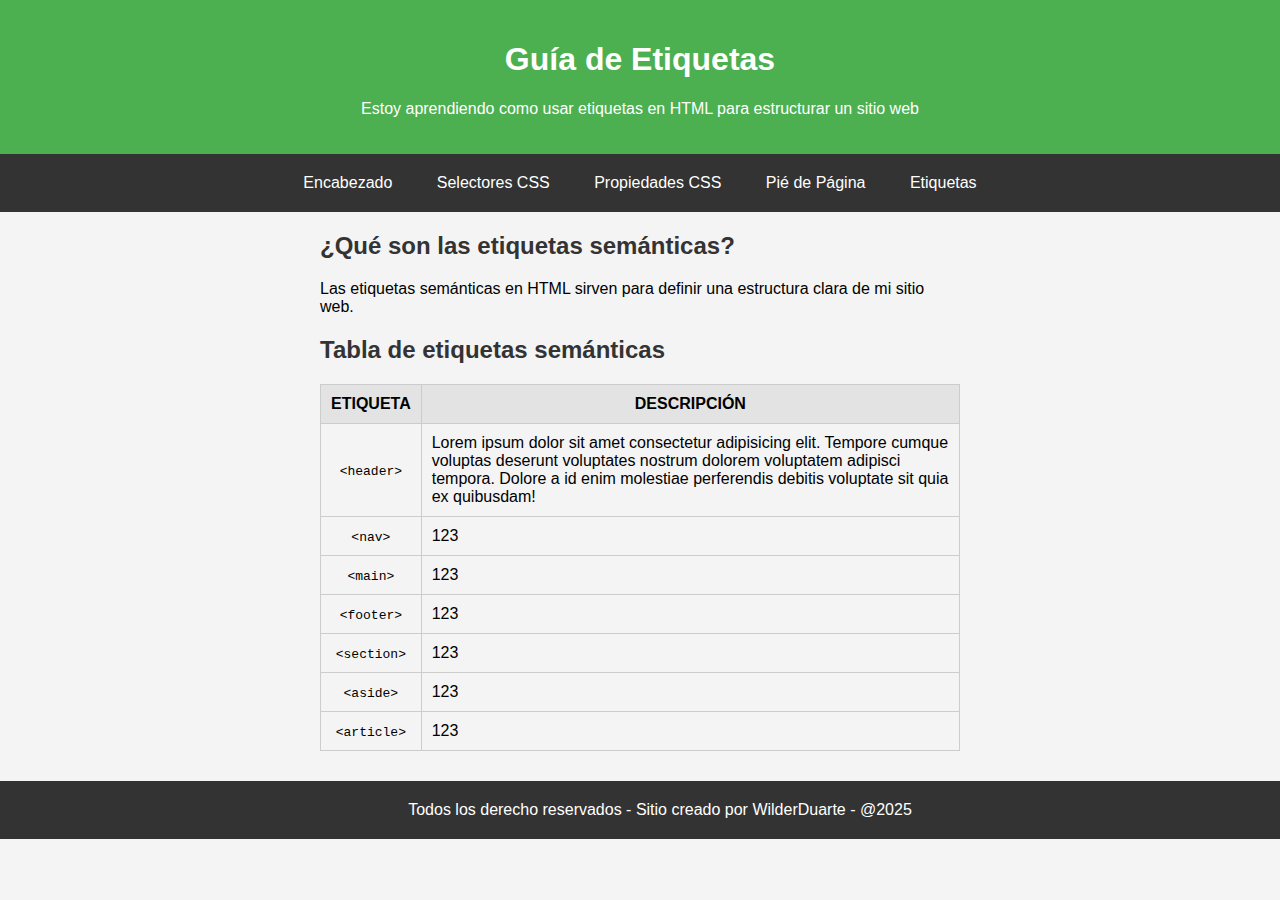
<file: index.html>
<!DOCTYPE html>
<html lang="en">
<head>
    <meta charset="UTF-8">
    <meta name="viewport" content="width=device-width, initial-scale=1.0">
    <link rel="icon" href="img/favicon.png" type="image/png">
    <link rel="stylesheet" href="css/style.css">
    <title>PáginaWeb</title>
</head>
<body>
    <!-- Cabecera principal del sitio web --> 
    <header>
        <h1>Guía de Etiquetas</h1>
        <p>Estoy aprendiendo como usar etiquetas en HTML para estructurar un sitio web</p>
    </header>

    <!-- Menú de navegación -->
     <nav class="menu_nav">
        <ul>
            <li><a href="">Encabezado</a></li>
            <li><a href="html/selectores.html">Selectores CSS</a></li>
            <li><a href="html/propiedades.html">Propiedades CSS</a></li>
            <li><a href="">Pié de Página</a></li>
            <!-- Menú depslegable -->
            <li class="menu_item">
                <a href="">Etiquetas</a>
                <ul class="submenu">
                    <li><a href="html/miprimerpagina.html">Primer Pág.</a></li>
                    <li><a href="html/multimedia.html">Multimedia</a></li>
                    <li><a href="html/formcontact.html">Formulario</a></li>
                    <li><a href="html/pasoslistas.html">Listas</a></li>
                    <li><a href="html/tarpersonal.html">Tarjeta</a></li>
                    <li><a href="html/ejercss.html">Ejercicio CSS</a></li>
                    <li><a href="html/practicajs.html">Práctica JS</a></li>
                    <li><a href="html/calculaedad.html">Calcular Edad</a></li>
                    <li><a href="html/verpassword.html">Ver Password</a></li>
                    <li><a href="html/verpassword_dos.html">Ver Password V2.0</a></li>
                    <li><a href="html/todolist.html">Todo List</a></li>
                    <li><a href="html/form.html">Formulario</a></li>
                </ul>
            </li>
        </ul>
     </nav>

     <!-- Contenido principal -->
     <main>
        <section>
            <h2>¿Qué son las etiquetas semánticas?</h2>
            <p>Las etiquetas semánticas en HTML sirven para definir una estructura clara de mi sitio web.</p>
        </section>
        <section>
            <h2>Tabla de etiquetas semánticas</h2>
            <table>
                <thead>
                    <tr>
                        <th>ETIQUETA</th>
                        <th>DESCRIPCIÓN</th>
                    </tr>
                </thead>
                <tbody>
                    <tr>
                        <td><code>&lt;header&gt;</code></td>
                        <td class="alinear_texto">Lorem ipsum dolor sit amet consectetur adipisicing elit. Tempore cumque voluptas deserunt voluptates nostrum dolorem voluptatem adipisci tempora. Dolore a id enim molestiae perferendis debitis voluptate sit quia ex quibusdam!</td>
                    </tr>
                    <tr>
                        <td><code>&lt;nav&gt;</code></td>
                        <td class="alinear_texto">123</td>
                    </tr>
                    <tr>
                        <td><code>&lt;main&gt;</code></td>
                        <td class="alinear_texto">123</td>
                    </tr>
                    <tr>
                        <td><code>&lt;footer&gt;</code></td>
                        <td class="alinear_texto">123</td>
                    </tr>
                    <tr>
                        <td><code>&lt;section&gt;</code></td>
                        <td class="alinear_texto">123</td>
                    </tr>
                    <tr>
                        <td><code>&lt;aside&gt;</code></td>
                        <td class="alinear_texto">123</td>
                    </tr>
                    <tr>
                        <td><code>&lt;article&gt;</code></td>
                        <td class="alinear_texto">123</td>
                    </tr>
                </tbody>
            </table>
        </section>
     </main>

     <!-- Pie de pagina -->
      <footer>
        <p>Todos los derecho reservados - Sitio creado por WilderDuarte - @2025</p>
      </footer>
</body>
</html>
</file>
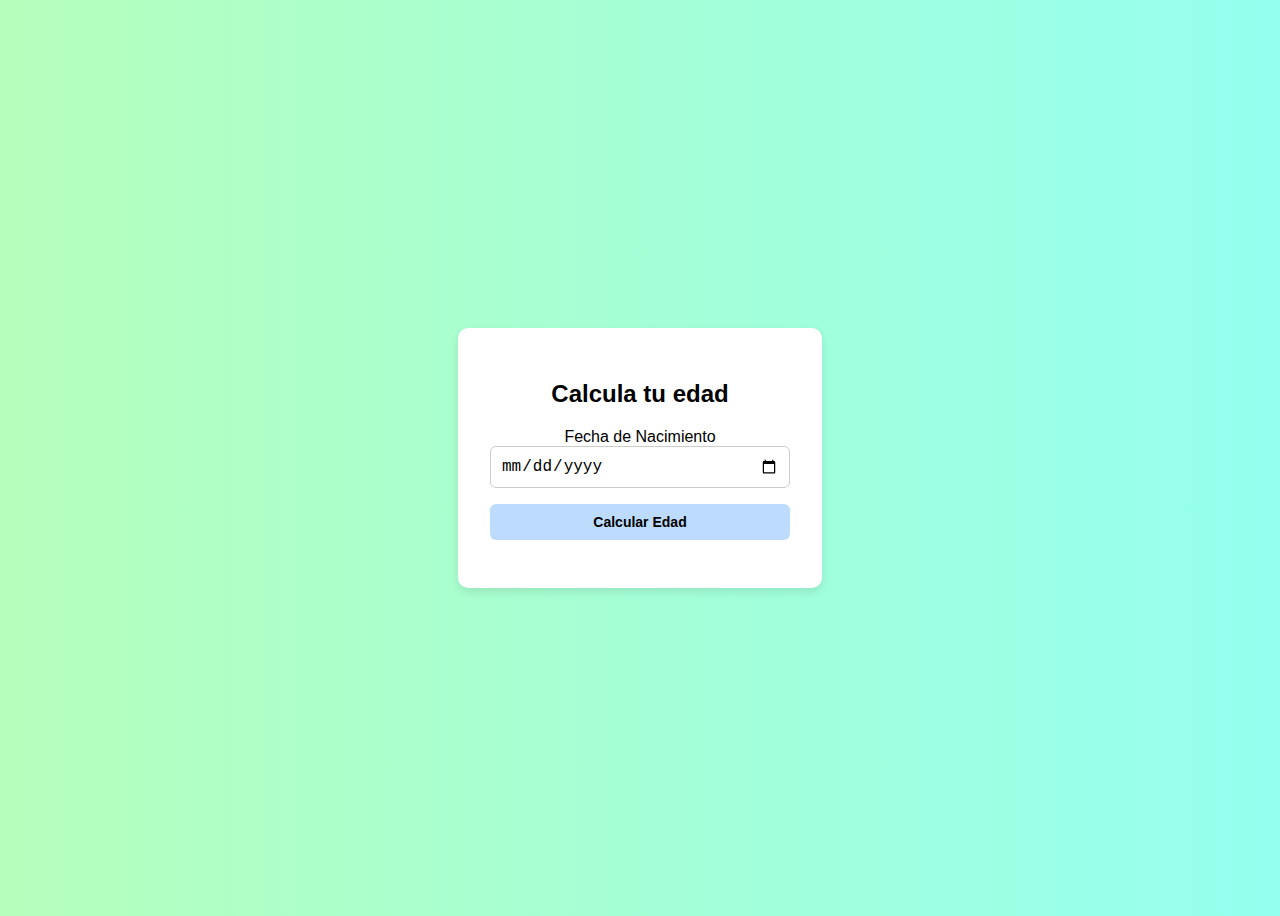
<file: html/calculaedad.html>
<!DOCTYPE html>
<html lang="en">
<head>
    <meta charset="UTF-8">
    <meta name="viewport" content="width=device-width, initial-scale=1.0">
    <link rel="stylesheet" href="../css/style_edad.css">
    <title>CalcularEdad</title>
</head>
<body>
    <div class="card">
        <h2>Calcula tu edad</h2>
        <label for="fecha_nac">Fecha de Nacimiento</label>
        <input type="date" id="fecha_nac">
        <button onclick="CalcularEdad()">Calcular Edad</button>
        <p id="resultado"></p>
    </div>
    <script src="../js/function_edad.js"></script>
</body>
</html>
</file>
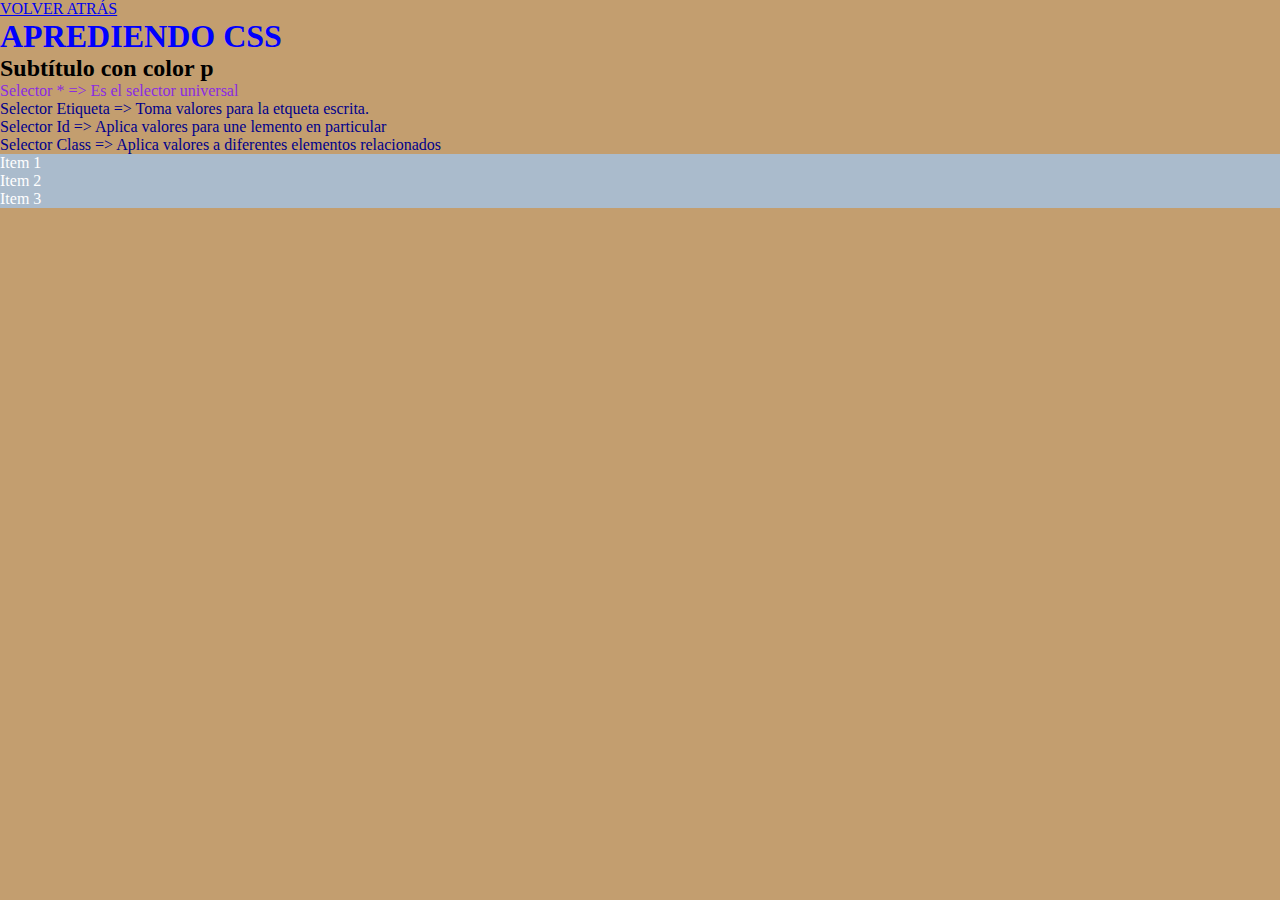
<file: html/ejercss.html>
<!DOCTYPE html>
<html lang="en">
<head>
    <meta charset="UTF-8">
    <meta name="viewport" content="width=device-width, initial-scale=1.0">
    <link rel="stylesheet" href="../css/ejercss.css">
    <title>Document</title>
</head>
<body>
    <a href="../index.html">VOLVER ATRÁS</a>
    <h1>APREDIENDO CSS</h1>
    <div>
        <h2 class="color_p">Subtítulo con color p</h2>
        <p id="color_p">Selector * => Es el selector universal</p>
        <p class="color_p">Selector Etiqueta => Toma valores para la etqueta escrita.</p>
        <p class="color_p">Selector Id => Aplica valores para une lemento en particular</p>
        <p class="color_p">Selector Class => Aplica  valores a diferentes elementos relacionados</p>
    </div>
    <div id="menu_nav">
        <ul id="opciones">
            <li>Item 1</li>
            <li>Item 2</li>
            <li>Item 3</li>
        </ul>
    </div>
</body>
</html>
</file>
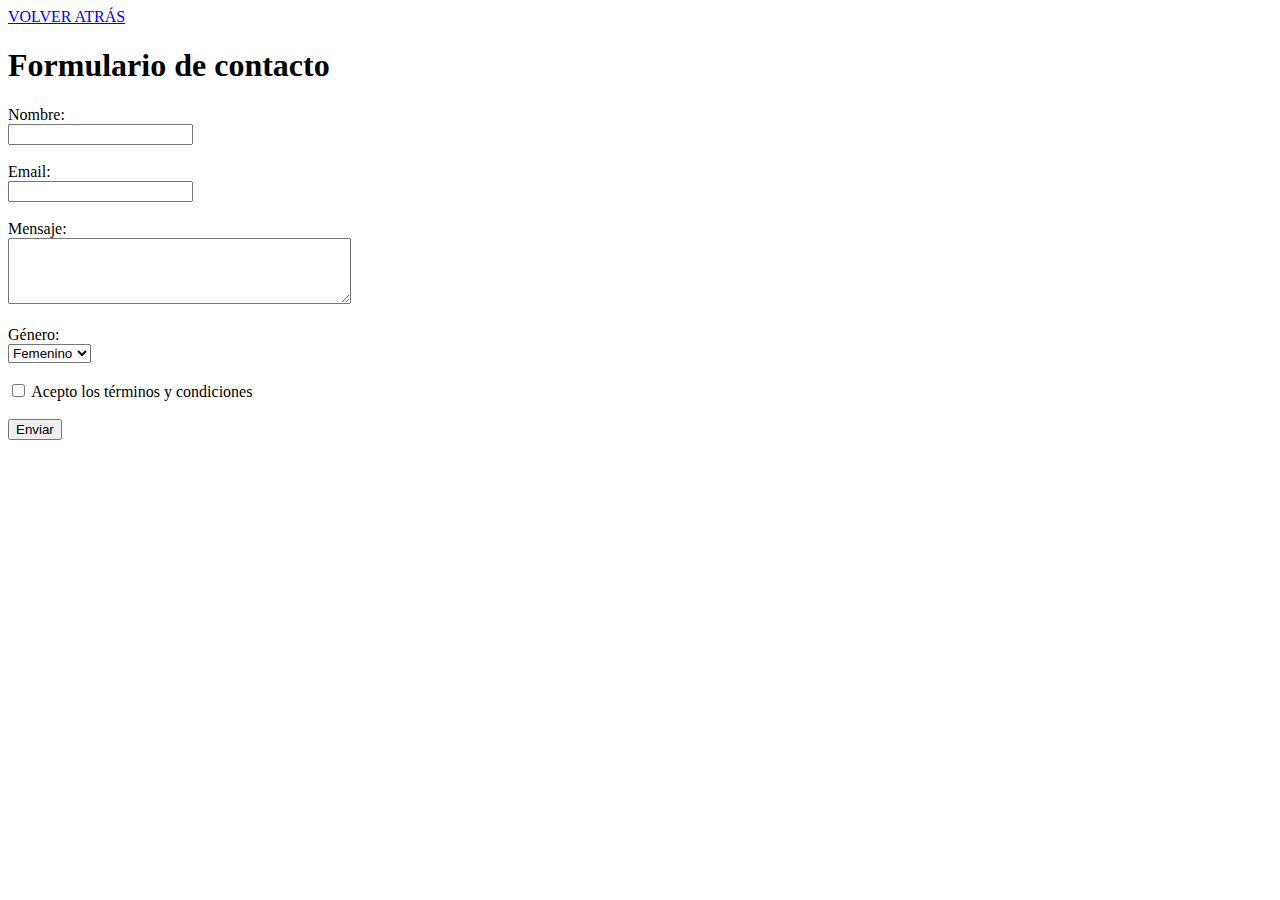
<file: html/formcontact.html>
<!DOCTYPE html>
<html lang="en">

<head>
  <meta charset="UTF-8">
  <meta name="viewport" content="width=device-width, initial-scale=1.0">
  <title>Document</title>
</head>

<body>
  <a href="../index.html">VOLVER ATRÁS</a>
  <br>
  <!-- Ejercicio 4: Formulario de contacto -->
  <section>
    <h1>Formulario de contacto</h1>

    <form>
      <label for="nombre">Nombre:</label><br>
      <input type="text" id="nombre" name="nombre" required><br><br>

      <label for="email">Email:</label><br>
      <input type="email" id="email" name="email" required><br><br>

      <label for="mensaje">Mensaje:</label><br>
      <textarea id="mensaje" name="mensaje" rows="4" cols="40" required></textarea><br><br>

      <label for="genero">Género:</label><br>
      <select id="genero" name="genero">
        <option value="femenino">Femenino</option>
        <option value="masculino">Masculino</option>
        <option value="otro">Otro</option>
      </select><br><br>

      <input type="checkbox" id="acepto" name="acepto" required>
      <label for="acepto">Acepto los términos y condiciones</label><br><br>

      <button type="submit">Enviar</button>
    </form>
  </section>
</body>

</html>
</file>
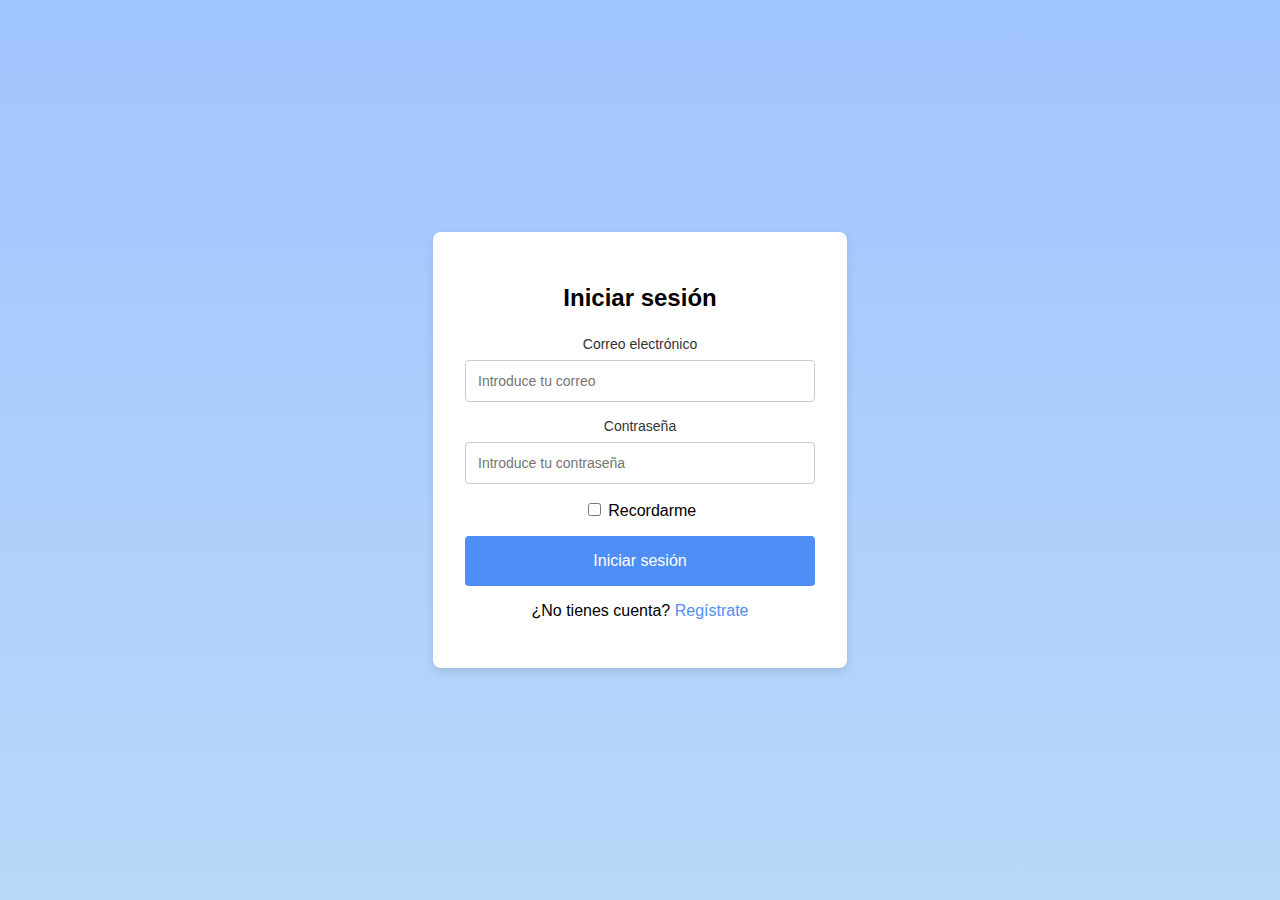
<file: html/login.html>
<!DOCTYPE html>
<html lang="es">

<head>
    <meta charset="UTF-8">
    <meta name="viewport" content="width=device-width, initial-scale=1.0">
    <title>Iniciar sesión</title>
    <link rel="stylesheet" href="../css/style_login.css">
</head>

<body>
    <div class="container">
        <div class="form-container">
            <h2>Iniciar sesión</h2>
            <form action="#" method="POST">
                <div class="input-group">
                    <label for="email">Correo electrónico</label>
                    <input type="email" id="email" name="email" placeholder="Introduce tu correo" required>
                </div>
                <div class="input-group">
                    <label for="password">Contraseña</label>
                    <input type="password" id="password" name="password" placeholder="Introduce tu contraseña" required>
                    <!-- <i class="eye-icon" onclick="togglePassword()">👁️</i> -->
                </div>
                <div class="checkbox-group">
                    <input type="checkbox" id="remember" name="remember">
                    <label for="remember">Recordarme</label>
                </div>
                <button type="submit">Iniciar sesión</button>
            </form>
            <p>¿No tienes cuenta? <a href="../html/register.html">Regístrate</a></p>
        </div>
    </div>

    <script>
        function togglePassword() {
            const passwordField = document.getElementById('password');
            const eyeIcon = document.querySelector('.eye-icon');
            if (passwordField.type === "password") {
                passwordField.type = "text";
                eyeIcon.textContent = "👁️";  // Ojo visible
            } else {
                passwordField.type = "password";
                eyeIcon.textContent = "🙈";  // Ojo cerrado
            }
        }
    </script>
</body>

</html>
</file>
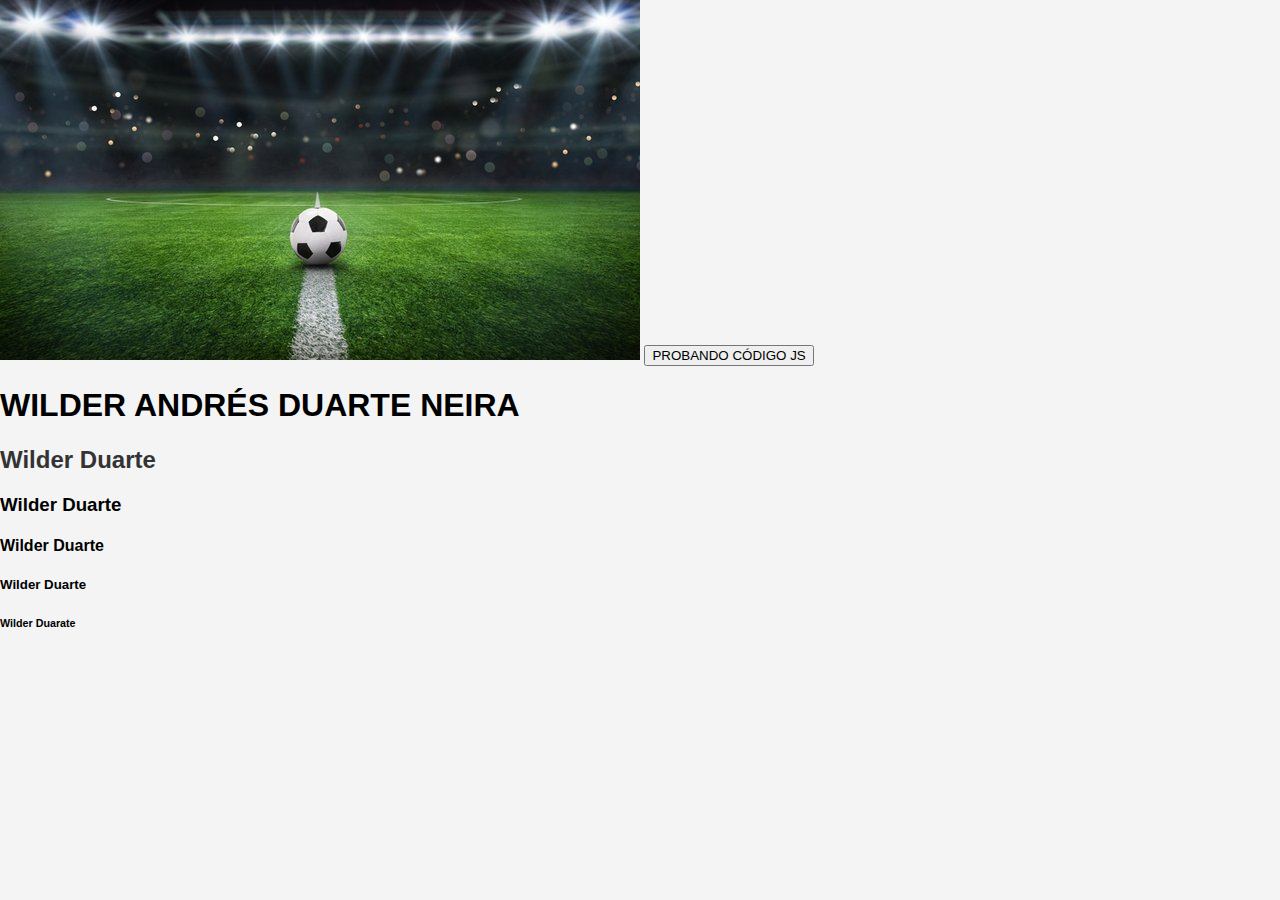
<file: html/miprimerpagina.html>
<!DOCTYPE html>
<html lang="en">

<head>
    <meta charset="UTF-8">
    <meta name="viewport" content="width=device-width, initial-scale=1.0">
    <title>Prog. Básica</title>
    <link rel="stylesheet" href="../css/style.css">
</head>

<body>
    <img src="../img/futbol.jpg" alt="Imagen de fútbol">
    <button onclick="CambiarColor()">PROBANDO CÓDIGO JS</button>
    <h1 id="title">WILDER ANDRÉS DUARTE NEIRA</h1>
    <h2>Wilder Duarte</h2>
    <h3>Wilder Duarte</h3>
    <h4>Wilder Duarte</h4>
    <h5>Wilder Duarte</h5>
    <h6>Wilder Duarate</h6>

    <script src="../js/function.js"></script>
</body>

</html>
</file>
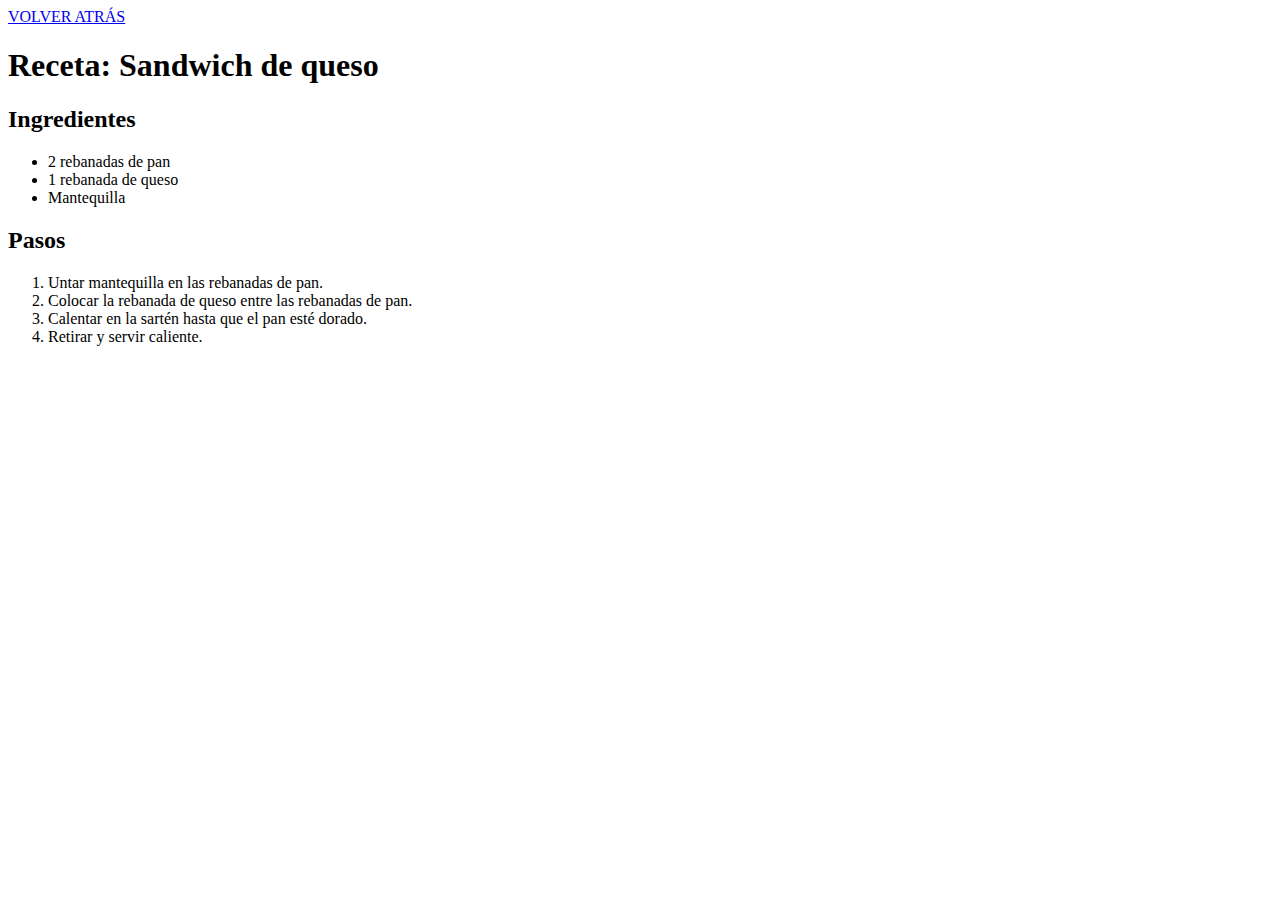
<file: html/pasoslistas.html>
<!DOCTYPE html>
<html lang="en">

<head>
  <meta charset="UTF-8">
  <meta name="viewport" content="width=device-width, initial-scale=1.0">
  <title>Document</title>
</head>

<body>
  <a href="../index.html">VOLVER ATRÁS</a>
  <br>
  <!-- Ejercicio 2: Receta -->
  <section>
    <h1>Receta: Sandwich de queso</h1>

    <h2>Ingredientes</h2>
    <ul>
      <li>2 rebanadas de pan</li>
      <li>1 rebanada de queso</li>
      <li>Mantequilla</li>
    </ul>

    <h2>Pasos</h2>
    <ol>
      <li>Untar mantequilla en las rebanadas de pan.</li>
      <li>Colocar la rebanada de queso entre las rebanadas de pan.</li>
      <li>Calentar en la sartén hasta que el pan esté dorado.</li>
      <li>Retirar y servir caliente.</li>
    </ol>
  </section>

</body>

</html>
</file>
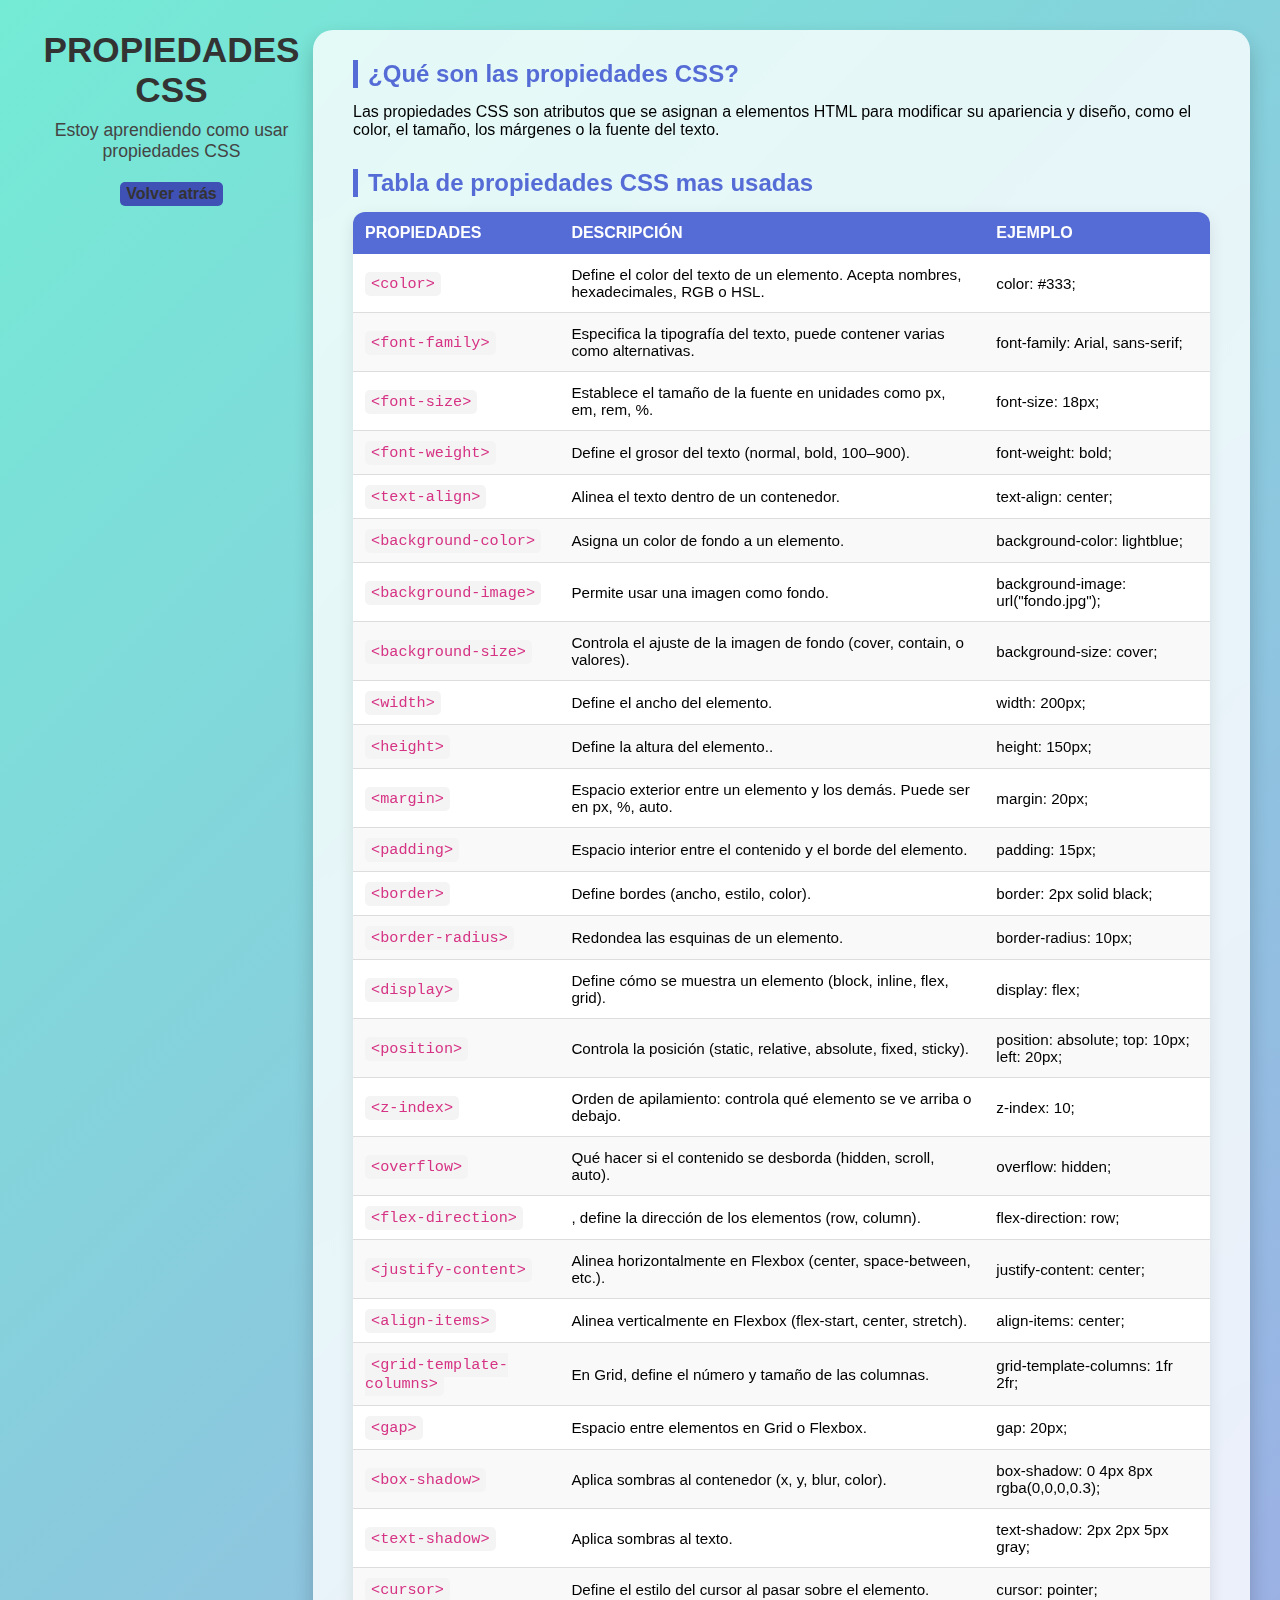
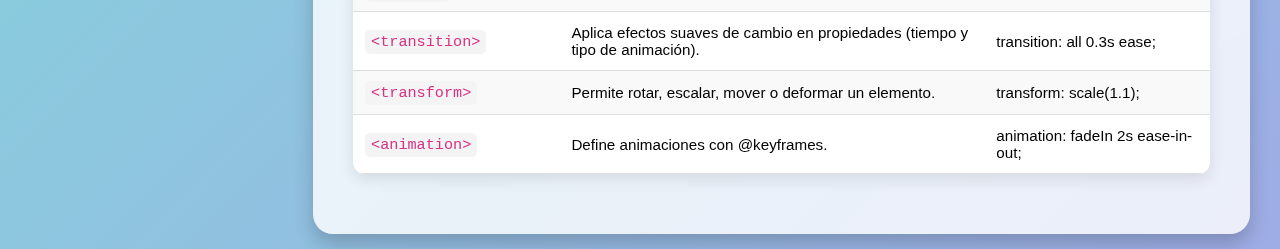
<file: html/propiedades.html>
<!DOCTYPE html>
<html lang="en">
<head>
    <meta charset="UTF-8">
    <meta name="viewport" content="width=, initial-scale=1.0">
    <link rel="stylesheet" href="../css/stylepropiedades.css">
    <title>PROPIEDADES</title>
</head>
<body>
     <!-- Cabecera principal del sitio web --> 
    <header>
        <h1>PROPIEDADES CSS</h1>
        <p>Estoy aprendiendo como usar propiedades CSS</p>
         <a href="../index.html">Volver atrás</a>
    </header>

     <!-- Contenido principal -->
     <main>
        <section>
            <h2>¿Qué son las propiedades CSS?</h2>
            <p>Las propiedades CSS son atributos que se asignan a elementos HTML para modificar su apariencia y diseño, como el color, el tamaño, los márgenes o la fuente del texto.</p>
        </section>
        <section>
            <h2>Tabla de propiedades CSS mas usadas</h2>
            <table>
                <thead>
                    <tr>
                        <th>PROPIEDADES</th>
                        <th>DESCRIPCIÓN</th>
                        <th>EJEMPLO</th>
                    </tr>
                </thead>
                <tbody>
                    <tr>
                        <td><code>&lt;color&gt;</code></td>
                        <td class="alinear_texto">Define el color del texto de un elemento. Acepta nombres, hexadecimales, RGB o HSL.</td>
                        <td class="alinear_texto">color: #333;</td>
                    </tr>
                    <tr>
                        <td><code>&lt;font-family&gt;</code></td>
                        <td class="alinear_texto">Especifica la tipografía del texto, puede contener varias como alternativas.</td>
                        <td class="alinear_texto">font-family: Arial, sans-serif;</td>
                    </tr>
                    <tr>
                        <td><code>&lt;font-size&gt;</code></td>
                        <td class="alinear_texto">Establece el tamaño de la fuente en unidades como px, em, rem, %.</td>
                        <td class="alinear_texto">font-size: 18px;</td>
                    </tr>
                    <tr>
                        <td><code>&lt;font-weight&gt;</code></td>
                        <td class="alinear_texto">Define el grosor del texto (normal, bold, 100–900).</td>
                        <td class="alinear_texto">font-weight: bold;</td>
                    </tr>
                    <tr>
                        <td><code>&lt;text-align&gt;</code></td>
                        <td class="alinear_texto">Alinea el texto dentro de un contenedor.</td>
                        <td class="alinear_texto">text-align: center;</td>
                    </tr>
                    <tr>
                        <td><code>&lt;background-color&gt;</code></td>
                        <td class="alinear_texto">Asigna un color de fondo a un elemento.</td>
                        <td class="alinear_texto">background-color: lightblue;</td>
                    </tr>
                    <tr>
                        <td><code>&lt;background-image&gt;</code></td>
                        <td class="alinear_texto">Permite usar una imagen como fondo.</td>
                        <td class="alinear_texto">background-image: url("fondo.jpg");</td>
                    </tr>
                    <tr>
                        <td><code>&lt;background-size&gt;</code></td>
                        <td class="alinear_texto">Controla el ajuste de la imagen de fondo (cover, contain, o valores).</td>
                        <td class="alinear_texto">background-size: cover;</td>
                    </tr>
                    <tr>
                        <td><code>&lt;width&gt;</code></td>
                        <td class="alinear_texto">Define el ancho del elemento.</td>
                        <td class="alinear_texto">width: 200px;</td>
                    </tr>
                    <tr>
                        <td><code>&lt;height&gt;</code></td>
                        <td class="alinear_texto">Define la altura del elemento..</td>
                        <td class="alinear_texto">height: 150px;</td>
                    </tr>
                    <tr>
                        <td><code>&lt;margin&gt;</code></td>
                        <td class="alinear_texto">Espacio exterior entre un elemento y los demás. Puede ser en px, %, auto.</td>
                        <td class="alinear_texto">margin: 20px;</td>
                    </tr>
                    <tr>
                        <td><code>&lt;padding&gt;</code></td>
                        <td class="alinear_texto">Espacio interior entre el contenido y el borde del elemento.</td>
                        <td class="alinear_texto">padding: 15px;</td>
                    </tr>
                    <tr>
                        <td><code>&lt;border&gt;</code></td>
                        <td class="alinear_texto">Define bordes (ancho, estilo, color).</td>
                        <td class="alinear_texto">border: 2px solid black;</td>
                    </tr>
                    <tr>
                        <td><code>&lt;border-radius&gt;</code></td>
                        <td class="alinear_texto">Redondea las esquinas de un elemento.</td>
                        <td class="alinear_texto">border-radius: 10px;</td>
                    </tr>
                    <tr>
                        <td><code>&lt;display&gt;</code></td>
                        <td class="alinear_texto">Define cómo se muestra un elemento (block, inline, flex, grid).</td>
                        <td class="alinear_texto">display: flex;</td>
                    </tr>
                    <tr>
                        <td><code>&lt;position&gt;</code></td>
                        <td class="alinear_texto">Controla la posición (static, relative, absolute, fixed, sticky).</td>
                        <td class="alinear_texto">position: absolute; top: 10px; left: 20px;</td>
                    </tr>
                    <tr>
                        <td><code>&lt;z-index&gt;</code></td>
                        <td class="alinear_texto">Orden de apilamiento: controla qué elemento se ve arriba o debajo.</td>
                        <td class="alinear_texto">z-index: 10;</td>
                    </tr>
                    <tr>
                        <td><code>&lt;overflow&gt;</code></td>
                        <td class="alinear_texto">Qué hacer si el contenido se desborda (hidden, scroll, auto).</td>
                        <td class="alinear_texto">overflow: hidden;</td>
                    </tr>
                    <tr>
                        <td><code>&lt;flex-direction&gt;</code></td>
                        <td class="alinear_texto">, define la dirección de los elementos (row, column).</td>
                        <td class="alinear_texto">flex-direction: row;</td>
                    </tr>
                    <tr>
                        <td><code>&lt;justify-content&gt;</code></td>
                        <td class="alinear_texto">Alinea horizontalmente en Flexbox (center, space-between, etc.).</td>
                        <td class="alinear_texto">justify-content: center;</td>
                    </tr>
                    <tr>
                        <td><code>&lt;align-items&gt;</code></td>
                        <td class="alinear_texto">Alinea verticalmente en Flexbox (flex-start, center, stretch).</td>
                        <td class="alinear_texto">align-items: center;</td>
                    </tr>
                    <tr>
                        <td><code>&lt;grid-template-columns&gt;</code></td>
                        <td class="alinear_texto">En Grid, define el número y tamaño de las columnas.</td>
                        <td class="alinear_texto">grid-template-columns: 1fr 2fr;</td>
                    </tr>
                    <tr>
                        <td><code>&lt;gap&gt;</code></td>
                        <td class="alinear_texto">Espacio entre elementos en Grid o Flexbox.</td>
                        <td class="alinear_texto">gap: 20px;</td>
                    </tr>
                    <tr>
                        <td><code>&lt;box-shadow&gt;</code></td>
                        <td class="alinear_texto">Aplica sombras al contenedor (x, y, blur, color).</td>
                        <td class="alinear_texto">box-shadow: 0 4px 8px rgba(0,0,0,0.3);</td>
                    </tr>
                    <tr>
                        <td><code>&lt;text-shadow&gt;</code></td>
                        <td class="alinear_texto">Aplica sombras al texto.</td>
                        <td class="alinear_texto">text-shadow: 2px 2px 5px gray;</td>
                    </tr>
                    <tr>
                        <td><code>&lt;cursor&gt;</code></td>
                        <td class="alinear_texto">Define el estilo del cursor al pasar sobre el elemento.</td>
                        <td class="alinear_texto">cursor: pointer;</td>
                    </tr>
                    <tr>
                        <td><code>&lt;transition&gt;</code></td>
                        <td class="alinear_texto">Aplica efectos suaves de cambio en propiedades (tiempo y tipo de animación).</td>
                        <td class="alinear_texto">transition: all 0.3s ease;</td>
                    </tr>
                    <tr>
                        <td><code>&lt;transform&gt;</code></td>
                        <td class="alinear_texto">Permite rotar, escalar, mover o deformar un elemento.</td>
                        <td class="alinear_texto">transform: scale(1.1);</td>
                    </tr>
                    <tr>
                        <td><code>&lt;animation&gt;</code></td>
                        <td class="alinear_texto">Define animaciones con @keyframes.</td>
                        <td class="alinear_texto">animation: fadeIn 2s ease-in-out;</td>
                    </tr>
                </tbody>
            </table>
        </section>
        
     </main>
</body>
</html>
</file>
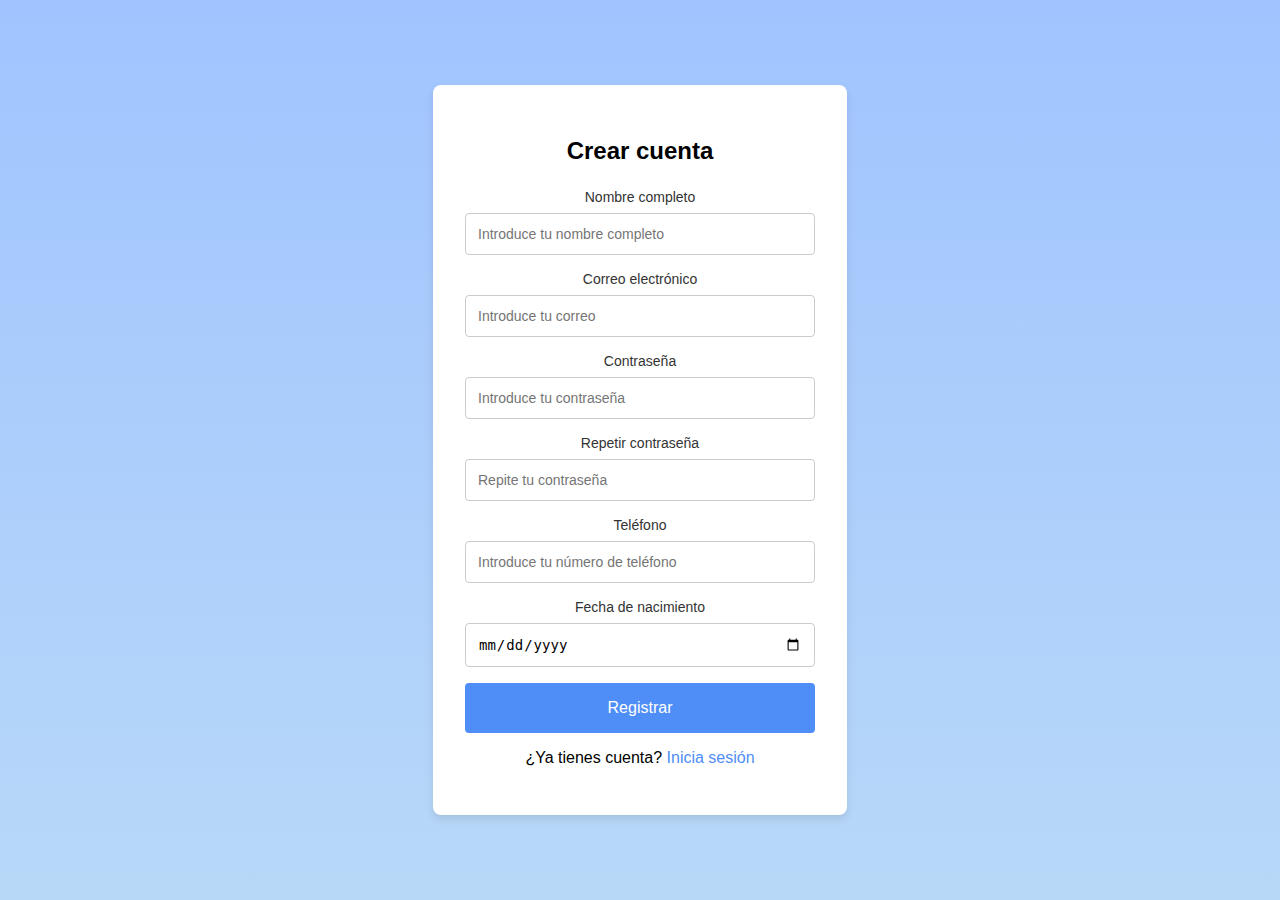
<file: html/register.html>
<!DOCTYPE html>
<html lang="es">

<head>
    <meta charset="UTF-8">
    <meta name="viewport" content="width=device-width, initial-scale=1.0">
    <title>Registro</title>
    <link rel="stylesheet" href="../css/style_login.css">
</head>

<body>
    <div class="container">
        <div class="form-container">
            <h2>Crear cuenta</h2>
            <form action="#" method="POST">
                <div class="input-group">
                    <label for="name">Nombre completo</label>
                    <input type="text" id="name" name="name" placeholder="Introduce tu nombre completo" required>
                </div>
                <div class="input-group">
                    <label for="email">Correo electrónico</label>
                    <input type="email" id="email" name="email" placeholder="Introduce tu correo" required>
                </div>
                <div class="input-group">
                    <label for="password">Contraseña</label>
                    <input type="password" id="password" name="password" placeholder="Introduce tu contraseña" required>
                    <!-- <i class="eye-icon" onclick="togglePassword()">👁️</i> -->
                </div>

                <div class="input-group">
                    <label for="confirm_password">Repetir contraseña</label>
                    <input type="password" id="confirm_password" name="confirm_password"
                        placeholder="Repite tu contraseña" required>
                    <!-- <i class="eye-icon" onclick="toggleConfirmPassword()">👁️</i> -->
                </div>
                <div class="input-group">
                    <label for="phone">Teléfono</label>
                    <input type="tel" id="phone" name="phone" placeholder="Introduce tu número de teléfono" required>
                </div>
                <div class="input-group">
                    <label for="dob">Fecha de nacimiento</label>
                    <input type="date" id="dob" name="dob" required>
                </div>
                <button type="submit">Registrar</button>
            </form>
            <p>¿Ya tienes cuenta? <a href="login.html">Inicia sesión</a></p>
        </div>
    </div>

    <script>
        // Función para alternar la visibilidad de la contraseña (Login y Registro)
        function togglePassword() {
            const passwordField = document.getElementById('password');
            if (passwordField.type === "password") {
                passwordField.type = "text";  // Muestra la contraseña
            } else {
                passwordField.type = "password";  // Oculta la contraseña
            }
        }

        // Función para alternar la visibilidad de la confirmación de contraseña (Registro)
        function toggleConfirmPassword() {
            const confirmPasswordField = document.getElementById('confirm_password');
            if (confirmPasswordField.type === "password") {
                confirmPasswordField.type = "text";  // Muestra la confirmación de la contraseña
            } else {
                confirmPasswordField.type = "password";  // Oculta la confirmación de la contraseña
            }
        }

        const passwordField = document.getElementById('password');
        const confirmPasswordField = document.getElementById('confirm_password');

        function checkPasswordsMatch() {
            if (confirmPasswordField.value === "") {
                confirmPasswordField.style.borderColor = "#ccc"; // neutro
                passwordField.style.borderColor = "#ccc";
                return;
            }

            if (passwordField.value === confirmPasswordField.value) {
                confirmPasswordField.style.borderColor = "green";
                passwordField.style.borderColor = "green";
            } else {
                confirmPasswordField.style.borderColor = "red";
                passwordField.style.borderColor = "red";
            }
        }

        passwordField.addEventListener("input", checkPasswordsMatch);
        confirmPasswordField.addEventListener("input", checkPasswordsMatch);
    </script>
</body>

</html>
</file>
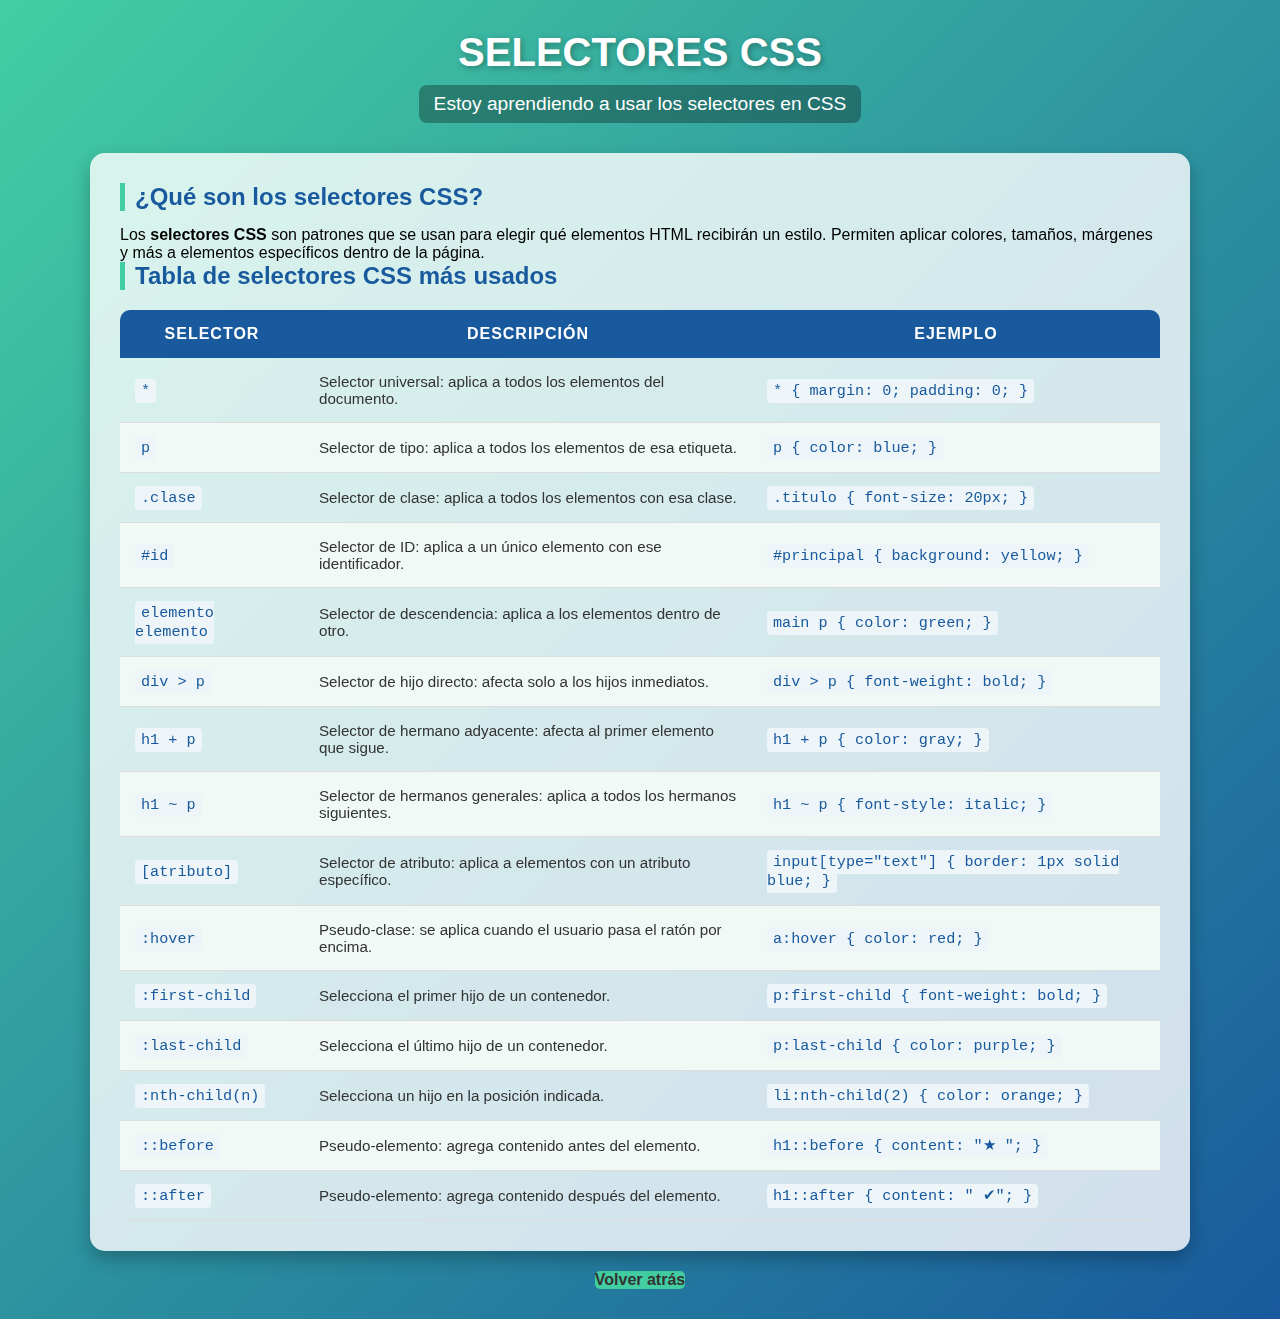
<file: html/selectores.html>
<!DOCTYPE html>
<html lang="en">
<head>
    <meta charset="UTF-8">
    <meta name="viewport" content="width=device-width, initial-scale=1.0">
    <link rel="stylesheet" href="../css/styleselectores.css">
    <title>SELECTORES</title>
</head>
<body>

    <!-- cabecera -->
     <header>
        <h1>SELECTORES CSS</h1>
        <P>Estoy aprendiendo a usar los selectores en CSS</P>
     </header>

     <!-- contenido -->
      <main>
        <section>
            <h2>¿Qué son los selectores CSS?</h2>
            <p>Los <strong>selectores CSS</strong> son patrones que se usan para elegir qué elementos HTML 
        recibirán un estilo. Permiten aplicar colores, tamaños, márgenes y más a elementos específicos 
        dentro de la página.</p>
        </section>

        <section>
            <h2>Tabla de selectores CSS más usados</h2>
      <table>
        <thead>
          <tr>
            <th>SELECTOR</th>
            <th>DESCRIPCIÓN</th>
            <th>EJEMPLO</th>
          </tr>
        </thead>
        <tbody>
          <tr>
            <td><code>*</code></td>
            <td>Selector universal: aplica a todos los elementos del documento.</td>
            <td><code>* { margin: 0; padding: 0; }</code></td>
          </tr>
          <tr>
            <td><code>p</code></td>
            <td>Selector de tipo: aplica a todos los elementos de esa etiqueta.</td>
            <td><code>p { color: blue; }</code></td>
          </tr>
          <tr>
            <td><code>.clase</code></td>
            <td>Selector de clase: aplica a todos los elementos con esa clase.</td>
            <td><code>.titulo { font-size: 20px; }</code></td>
          </tr>
          <tr>
            <td><code>#id</code></td>
            <td>Selector de ID: aplica a un único elemento con ese identificador.</td>
            <td><code>#principal { background: yellow; }</code></td>
          </tr>
          <tr>
            <td><code>elemento elemento</code></td>
            <td>Selector de descendencia: aplica a los elementos dentro de otro.</td>
            <td><code>main p { color: green; }</code></td>
          </tr>
          <tr>
            <td><code>div &gt; p</code></td>
            <td>Selector de hijo directo: afecta solo a los hijos inmediatos.</td>
            <td><code>div &gt; p { font-weight: bold; }</code></td>
          </tr>
          <tr>
            <td><code>h1 + p</code></td>
            <td>Selector de hermano adyacente: afecta al primer elemento que sigue.</td>
            <td><code>h1 + p { color: gray; }</code></td>
          </tr>
          <tr>
            <td><code>h1 ~ p</code></td>
            <td>Selector de hermanos generales: aplica a todos los hermanos siguientes.</td>
            <td><code>h1 ~ p { font-style: italic; }</code></td>
          </tr>
          <tr>
            <td><code>[atributo]</code></td>
            <td>Selector de atributo: aplica a elementos con un atributo específico.</td>
            <td><code>input[type="text"] { border: 1px solid blue; }</code></td>
          </tr>
          <tr>
            <td><code>:hover</code></td>
            <td>Pseudo-clase: se aplica cuando el usuario pasa el ratón por encima.</td>
            <td><code>a:hover { color: red; }</code></td>
          </tr>
          <tr>
            <td><code>:first-child</code></td>
            <td>Selecciona el primer hijo de un contenedor.</td>
            <td><code>p:first-child { font-weight: bold; }</code></td>
          </tr>
          <tr>
            <td><code>:last-child</code></td>
            <td>Selecciona el último hijo de un contenedor.</td>
            <td><code>p:last-child { color: purple; }</code></td>
          </tr>
          <tr>
            <td><code>:nth-child(n)</code></td>
            <td>Selecciona un hijo en la posición indicada.</td>
            <td><code>li:nth-child(2) { color: orange; }</code></td>
          </tr>
          <tr>
            <td><code>::before</code></td>
            <td>Pseudo-elemento: agrega contenido antes del elemento.</td>
            <td><code>h1::before { content: "★ "; }</code></td>
          </tr>
          <tr>
            <td><code>::after</code></td>
            <td>Pseudo-elemento: agrega contenido después del elemento.</td>
            <td><code>h1::after { content: " ✔"; }</code></td>
          </tr>
        </tbody>
        </table>
        </section>
         
      </main>
      <a href="../index.html">Volver atrás</a>
</html>
</file>
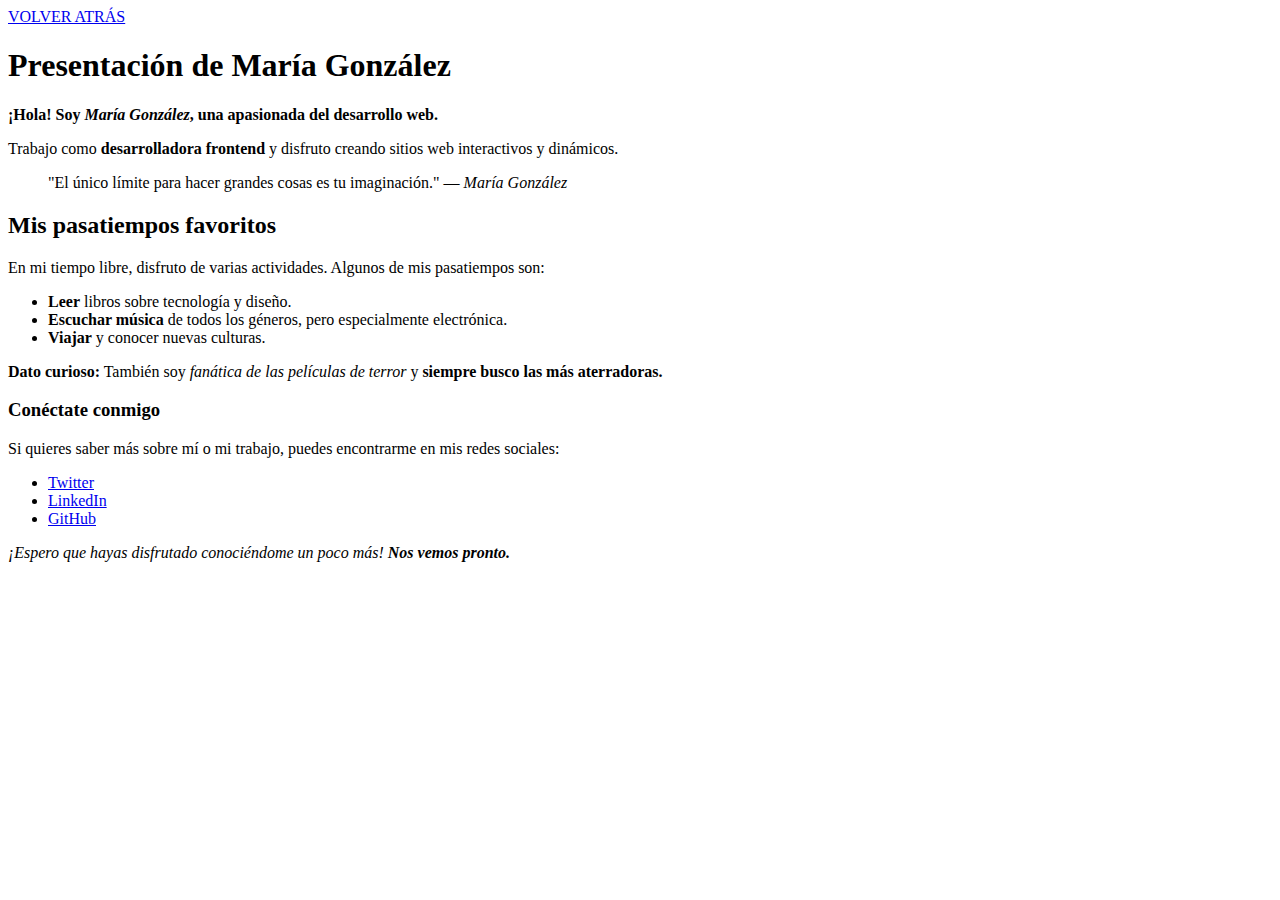
<file: html/tarpersonal.html>
<!DOCTYPE html>
<html lang="en">

<head>
  <meta charset="UTF-8">
  <meta name="viewport" content="width=device-width, initial-scale=1.0">
  <title>Document</title>
</head>

<body>
  <a href="../index.html">VOLVER ATRÁS</a>
  <br>
  <!-- Ejercicio 2: Página de presentación utilizando etiquetas de texto -->
  <section>
    <h1>Presentación de María González</h1>

    <!-- Descripción personal -->
    <p><strong>¡Hola! Soy <em>María González</em>, una apasionada del desarrollo web.</strong></p>

    <p>Trabajo como <span style="font-weight: bold;">desarrolladora frontend</span> y disfruto creando sitios web
      interactivos y dinámicos.</p>

    <!-- Frase inspiradora -->
    <blockquote>
      "El único límite para hacer grandes cosas es tu imaginación." — <cite>María González</cite>
    </blockquote>

    <!-- Hobbies -->
    <h2>Mis pasatiempos favoritos</h2>
    <p>En mi tiempo libre, disfruto de varias actividades. Algunos de mis pasatiempos son:</p>
    <ul>
      <li><strong>Leer</strong> libros sobre tecnología y diseño.</li>
      <li><strong>Escuchar música</strong> de todos los géneros, pero especialmente electrónica.</li>
      <li><strong>Viajar</strong> y conocer nuevas culturas.</li>
    </ul>

    <!-- Cita destacada -->
    <p><strong>Dato curioso:</strong> También soy <em>fanática de las películas de terror</em> y <strong>siempre busco
        las más aterradoras.</strong></p>

    <!-- Links -->
    <h3>Conéctate conmigo</h3>
    <p>Si quieres saber más sobre mí o mi trabajo, puedes encontrarme en mis redes sociales:</p>
    <ul>
      <li><a href="https://twitter.com/mariagonzalez" target="_blank">Twitter</a></li>
      <li><a href="https://linkedin.com/in/mariagonzalez" target="_blank">LinkedIn</a></li>
      <li><a href="https://github.com/mariagonzalez" target="_blank">GitHub</a></li>
    </ul>

    <!-- Despedida -->
    <p><em>¡Espero que hayas disfrutado conociéndome un poco más! <strong>Nos vemos pronto.</strong></em></p>
  </section>

</body>

</html>
</file>
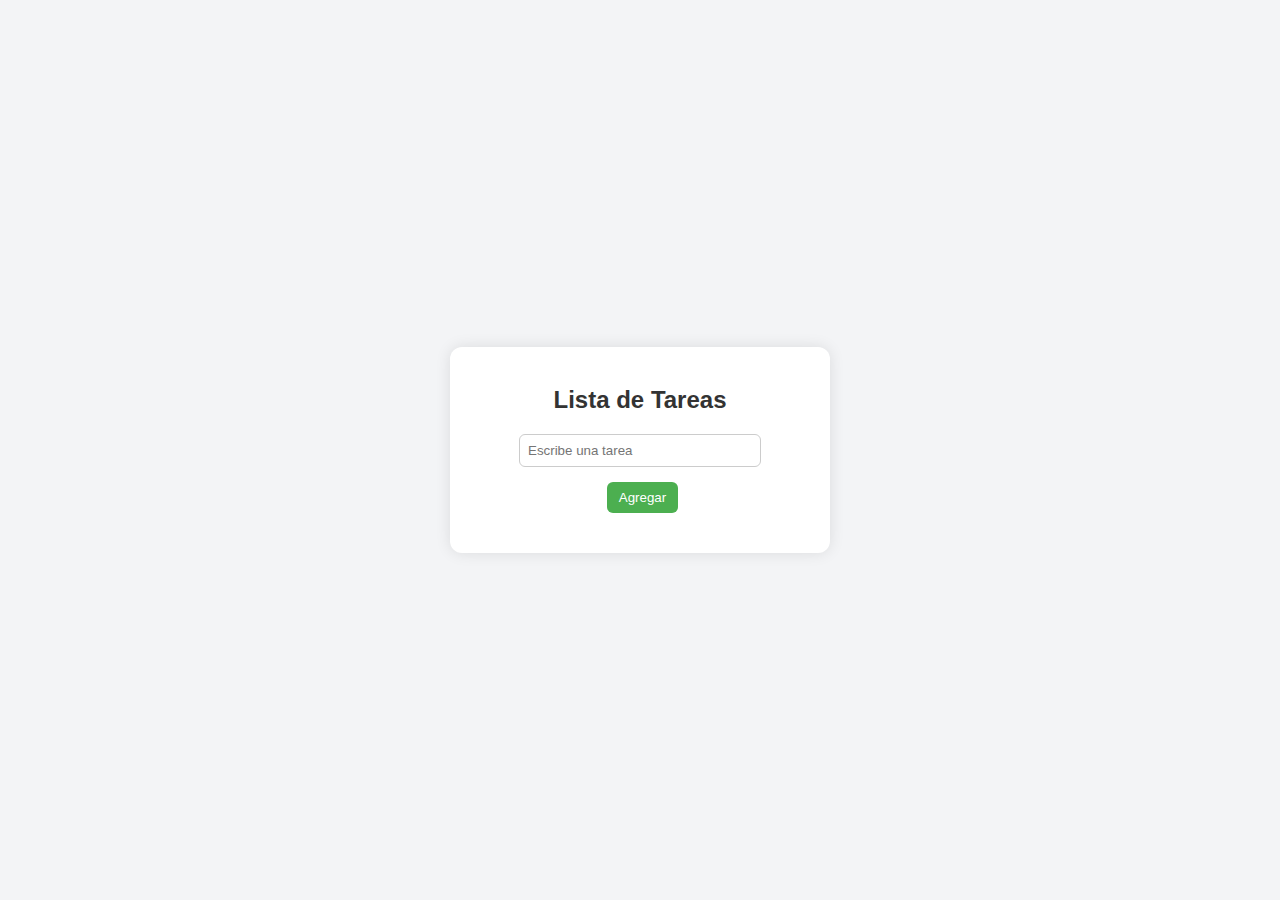
<file: html/todolist.html>
<!DOCTYPE html>
<html lang="es">

<head>
  <meta charset="UTF-8">
  <meta name="viewport" content="width=device-width, initial-scale=1.0">
  <link rel="stylesheet" href="https://cdnjs.cloudflare.com/ajax/libs/font-awesome/6.4.2/css/all.min.css">
  <title>To-Do List</title>
  <style>
    /* ======== ESTILOS GENERALES ======== */
    body {
      font-family: Arial, sans-serif;
      background: #f3f4f6;
      display: flex;
      justify-content: center;
      align-items: center;
      height: 100vh;
      margin: 0;
    }

    .container {
      background: white;
      padding: 20px 30px;
      border-radius: 12px;
      box-shadow: 0 0 15px rgba(0, 0, 0, 0.1);
      width: 320px;
      text-align: center;
    }

    h2 {
      margin-bottom: 20px;
      color: #333;
    }

    /* ======== INPUT + BOTÓN ======== */
    input[type="text"] {
      width: 70%;
      padding: 8px;
      border: 1px solid #ccc;
      border-radius: 6px;
      outline: none;
    }

    button {
      padding: 8px 12px;
      background: #4CAF50;
      color: white;
      border: none;
      border-radius: 6px;
      cursor: pointer;
      margin-left: 5px;
      transition: background 0.2s;
      margin-top: 15px;
    }

    button:hover {
      background: #45a049;
    }

    /* ======== LISTA DE TAREAS ======== */
    ul {
      list-style: none;
      padding: 0;
      margin-top: 20px;
    }

    li {
      background: #f9f9f9;
      margin-bottom: 8px;
      padding: 10px;
      border: 1px solid #ddd;
      border-radius: 6px;

      display: flex;
      justify-content: space-between;
      /* Texto a la izquierda y botón a la derecha */
      align-items: center;
    }

    /* Botón de eliminar, el comentado para la X*/
    /* .btn-eliminar {
      background: #ff4d4d;
      border: none;
      color: white;
      font-weight: bold;
      padding: 5px 10px;
      border-radius: 4px;
      cursor: pointer;
      transition: background 0.2s;
    } */
    .btn-eliminar {
      background: none;
      border: none;
      color: red;
      cursor: pointer;
      font-size: 18px;
      margin-left: 10px;
    }

    .btn-eliminar:hover {
      background: #e60000;
    }
  </style>
</head>

<body>
  <div class="container">
    <h2>Lista de Tareas</h2>

    <input type="text" id="tareaInput" placeholder="Escribe una tarea">
    <button id="agregarBtn">Agregar</button>

    <ul id="listaTareas"></ul>
  </div>

  <script>
    const tareaInput = document.getElementById("tareaInput");
    const agregarBtn = document.getElementById("agregarBtn");
    const listaTareas = document.getElementById("listaTareas");

    // Cuando la página cargue, enfocar el input automáticamente
    window.onload = function () {
      tareaInput.focus();
    };


    // Función para agregar tarea
    function agregarTarea() {
      const textoTarea = tareaInput.value.trim();

      if (textoTarea === "") {
        alert("Por favor, escribe una tarea");
        return;
      }

      // Crear <li> y contenido
      const li = document.createElement("li");
      li.textContent = textoTarea;

      // Botón eliminar tiene el css comentado
      // const btnEliminar = document.createElement("button");
      // btnEliminar.textContent = "❌";
      // btnEliminar.classList.add("btn-eliminar");
      const btnEliminar = document.createElement("button");
      btnEliminar.innerHTML = '<i class="fa-solid fa-trash"></i>'; // Ícono de basura
      btnEliminar.classList.add("btn-eliminar");

      // Eliminar tarea al hacer clic
      btnEliminar.addEventListener("click", function () {
        listaTareas.removeChild(li);
      });

      // Agregar botón al <li>
      li.appendChild(btnEliminar);

      // Agregar <li> a la lista
      listaTareas.appendChild(li);

      // Limpiar y enfocar el input
      tareaInput.value = "";
      tareaInput.focus();
    }

    // Evento para el botón
    agregarBtn.addEventListener("click", agregarTarea);

    // Evento para Enter
    tareaInput.addEventListener("keypress", function (event) {
      if (event.key === "Enter") {
        agregarTarea();
      }
    });
  </script>
</body>

</html>
</file>
<file: css/style_edad.css>
body {
    font-family: Arial, Helvetica, sans-serif;
    background: #b5ffbc;
    background: linear-gradient(90deg, rgba(181, 255, 188, 1) 0%, rgba(148, 255, 239, 1) 100%);
    display: flex;
    justify-content: center;
    align-items: center;
    height: 100vh;
}

.card {
    background-color: #fff;
    padding: 2rem;
    border-radius: 10px;
    box-shadow: 0 4px 8px rgba(0,0,0,0.1);
    text-align: center;
    width: 300px;
}

input[type="date"] {
    padding: 10px;
    font-size: 16px;
    width: 100%;
    border: 1px solid #ccc;
    border-radius: 6px;
    margin-bottom: 1rem;
    box-sizing: border-box;
}

button {
    background-color: #bddbfc;
    padding: 10px;
    width: 100%;
    border: none;
    border-radius: 6px;
    font-weight: bold;
    font-size: 14px;
    cursor: pointer;
}

button:hover{
    background-color: #7fbdff;
}
</file>
<file: css/ejercss.css>
* {
    margin: 0;
    padding: 0;
}

body {
    background-color: #c39e6f;
}

h1 {
    color: #0000ff;
}

p#color_p {
    color: #8a2be2;
}

p.color_p {
    color: #00008b;
}

div#menu_nav > ul#opciones > li {
    background-color: #aabbcc;
    color: #ffffff;
}

div#menu_nav > ul#opciones > li:hover {
    background-color: #abc;
    color: #000;
}
</file>
<file: css/style_login.css>
/* Estilos generales */
body {
    font-family: Arial, sans-serif;
    margin: 0;
    padding: 0;
    background: linear-gradient(to bottom, #a0c4ff, #b8d8f8);
    height: 100vh;
    display: flex;
    justify-content: center;
    align-items: center;
}

/* Contenedor central para el formulario */
.container {
    display: flex;
    justify-content: center;
    align-items: center;
    width: 100%;
    height: 100%;
}

/* Formulario con un poco más de ancho */
.form-container {
    background-color: #fff;
    padding: 2rem;
    border-radius: 8px;
    box-shadow: 0 4px 8px rgba(0, 0, 0, 0.1);
    width: 100%;
    max-width: 350px; /* Aumentar el ancho máximo */
    text-align: center; /* Centrar los textos */
}

/* Títulos */
h2 {
    text-align: center;
    margin-bottom: 1.5rem;
}

/* Ajustar los inputs */
.input-group {
    margin-bottom: 1rem;
}

.input-group label {
    display: block;
    font-size: 14px;
    color: #333;
    margin-bottom: 0.5rem;
}

.input-group input {
    width: 100%;
    padding: 0.75rem;
    border: 1px solid #ccc;
    border-radius: 4px;
    font-size: 14px;
    box-sizing: border-box; /* Para asegurar que el padding no afecta el tamaño */
}

/* Checkbox */
.checkbox-group {
    margin-bottom: 1rem;
}

/* Botón */
button {
    width: 100%;
    padding: 1rem;
    background-color: #4f8ef7;
    color: white;
    border: none;
    border-radius: 4px;
    font-size: 16px;
    cursor: pointer;
    transition: background-color 0.3s ease;
}

button:hover {
    background-color: #357ad1;
}

/* Enlace */
a {
    color: #4f8ef7;
    text-decoration: none;
}

a:hover {
    text-decoration: underline;
}

/* Ojo de contraseña */
.eye-icon {
    position: absolute;
    right: 10px;
    top: 50%;
    transform: translateY(-50%);
    cursor: pointer;
}

/* Ajustes adicionales para centrar mejor */
.container {
    display: flex;
    justify-content: center;
    align-items: center;
    height: 100vh;
}

form {
    display: flex;
    flex-direction: column;
}


.input-group input {
    transition: border-color 0.3s ease;
}
</file>
<file: css/style.css>
/* ####### Estilo para etiquetas semanticas ####### */
body {
    font-family: arial, sans-serif;
    background-color: #f4f4f4;
    margin: 0;
    padding: 0;
}

main {
    width: 50%;
    margin-top: 20px;
    margin-left: auto;
    margin-right: auto;
}

header {
    background-color: #4caf50;
    color: white;
    padding: 20px;
    text-align: center;
}

/* ####### Estilo para menú de navegación ####### */
.menu_nav {
    background-color: #333;
    text-align: center;
    padding: 10px;
}

.menu_nav ul {
    list-style-type: none;
    margin: 0;
    padding: 0;
}

.menu_nav ul li {
    display: inline-block;
    position: relative;
}

.menu_nav ul li a {
    color: #fff;
    text-decoration: none;
    padding: 10px 20px;
    display: block;
}

.menu_nav ul li a:hover {
    text-decoration: underline;
    color: rgb(91, 255, 167);
}

.submenu {
    display: none;
    position: absolute;
    left: 0;
    top: 100%;
    background-color: #333;
    min-width: 200px;
}

.menu_item:hover .submenu {
    display: block;
}

.submenu li  {
    display: block;
    width: 100%;
}

.submenu li a:hover {
    background-color: #555;
}

/* ####### Estilo para la tabla ####### */
h2 {
    color: #333;
}

table {
    width: 100%;
    border-collapse: collapse;
    margin-top: 20px;
    margin-left: auto;
    margin-right: auto;
}

table, th, td {
    border: 1px solid #ccc;
}

th, td {
    padding: 10px;
    text-align: center;
}

thead {
    background-color: #e3e3e3;
}

.alinear_texto {
    text-align: left;
}

/* ####### Estilo para footer ####### */
footer {
    background-color: #333;
    color: #fff;
    padding: 20px;
    text-align: center;
    position: relative;
    width: 100%;
    margin-top: 30px;
}

footer p {
    margin: 0;
}
</file>
<file: css/stylepropiedades.css>
/* reset basico */
*{
    margin: 0;
    padding: 0;
    box-sizing: border-box;
    font-family: 'Segoe UI', Tahoma, Geneva, Verdana, sans-serif;

}

/* fondo general */
body{
    min-height: 100vh;
    background: linear-gradient(135deg, #74ebd5, #9face6);
    display: flex;
    justify-content: center;
    padding: 30px;
    animation: gradientMove 10s infinite alternate;
}

/* animacion del fondo */
@keyframes gradientMove{
    0% { background: linear-gradient(135 deg, #74ebd5, #9face6);}
    100% { background: linear-gradient(135deg, #9face6, #74ebd5);}
}

/* contenido principal */
main{
    background: rgba(255, 255, 255, 0.8);
    backdrop-filter: blur(6px);
    padding: 30px 40px;
    border-radius: 20px;
    box-shadow: 0 10px 20px rgba(0, 0, 0, 0.2);
    width: 100%;
    max-width: 1000px;
    animation: fadeIn 1s ease;
}
/* animacion de entrada */
@keyframes fadeIn{
from {opacity: 0; transform: translateY(20px);}
to {opacity: 1; transform: translateY(0);}
}

/* cabecera */
header{
    text-align: center;
    margin-bottom: 25px;
}

header h1 {
font-size: 2.2rem;
color: #333;
margin-bottom: 10px;
}
header p{
    font-size: 1.1rem;
    color: #444;
}

/* secciones */
section{
    margin-bottom: 30px;
}
h2{
    font-size: 1.5rem;
    color: #556cd6;
    margin-bottom: 15px;
    border-left: 5px solid #556cd6;
    padding-left: 10px;
}
/* tabla */
table {
    width: 100%;
    border-collapse: collapse;
    border-radius: 12px;
    overflow: hidden;
    box-shadow: 0 5px 15px rgba(0, 0, 0, 0.1);
}
thead{
    background: #556cd6;
    color: white;
}
thead th{
    padding: 12px;
    text-align: left;
}
tbody tr{
    background: #fff;
    transition: background 0.3s, transform 0.2s;
}
tbody tr:nth-child(even){
    background: #f9f9f9;
}
tbody tr:hover {
    background: #e8ecff;
    transform: scale(1.01);

}
td{
    padding: 12px;
    border-bottom: 1px solid #ddd;
    font-size: 0.95rem;
}
td code{
    background: #f4f4f4;
    padding: 3px 6px;
    border-radius: 5px;
    font-family: monospace;
    color: #d63384;
}
/* animacion suave en hover  */
.alinear_texto {
    transition: color 0.3s ease;
}
.alinear_texto:hover {
    color: #3f51b5;
}

/* Enlace volver atrás */
a {
    display: block;
    margin-top: 20px;
    text-align: center;
    text-decoration: none;
    color: #333;
    background-color: #3f51b5;
    border-radius: 5px;
    padding: 3px 6px;
     display: inline-block;
    font-weight: bold;
    transition: color 0.3s ease;
}

a:hover {
    color: #556cd6;
}
</file>
<file: css/styleselectores.css>
/* reset basico */
*{
    margin: 0;
    padding: 0;
    box-sizing: border-box;
    font-family: 'Segoe UI', Tahoma, Geneva, Verdana, sans-serif;
}

/* fondo general */
body{
    background: linear-gradient(135deg, #43cea2, #185a9d);
    min-height: 100vh;
    display: flex;
    flex-direction: column;
    align-items: center;
    padding: 30px;
}

/* cabecera */
header{
    text-align: center;
    margin-bottom: 30px;
    animation: fadeInDown 1s ease-in-out;
}

header h1{
    font-size: 2.5rem;
    color: #ffffff;
    text-shadow: 2px 2px 6px rgba(0, 0, 0, 0.3);
    margin-bottom: 10px;
}

header p{
    font-size: 1.2rem;
    color: #fff;
    background: rgba(0, 0, 0, 0.3);
    padding: 8px 15px;
    border-radius: 8px;
    display: inline-block;
}

/* secciones */

main{
    width: 100%;
    max-width: 1100px;
    background: #ffffffcc;
    padding: 30px;
    border-radius: 15px;
    box-shadow: 0 8px 18px rgba(0, 0, 0, 0.25);
    backdrop-filter: blur(5px);
    animation: fadeInUp 1s ease-in-out;
}

main h2{
    color:#185a9d;
    margin-bottom: 15px;
    border-left: 5px solid #43cea2;
    padding-left: 10px;
}

/* tabla */
table{
    width: 100%;
    border-collapse: collapse;
    margin-top: 20px;
    overflow: hidden;
    border-radius: 10px;
}

thead {
    background: #185a9d;
    color: white;
}
thead th{
    padding: 15px;
    font-size: 1rem;
    text-transform: uppercase;
    letter-spacing: 1px;
}
tbody tr{
    transition: background 0.3s ease, transform 0.2s ease;
}
tbody tr:nth-child(even){
    background: #f0f9f6;
}
tbody tr:hover{
    background: #c1f0e4;
    transform: scale(1.02);
}
tbody td{
    padding: 15px;
    border-bottom: 1px solid #ddd;
    font-size: 0.95rem;
    color: #333;
}
code {
    background: #eef5f9;
    padding: 3px 6px;
    border-radius: 4px;
    font-family: 'Courier New', Courier, monospace;
    color: #185a9d;
}

/* responsive */
@media (max-width: 768px){
    table, thead, tbody, th, td, tr{
        display: block;
        width: 100%;
    }
    thead{
        display:none;
    }
    tbody tr {
        margin-bottom: 15px;
        border: 1px solid #ddd;
        border-radius: 10px;
        background: #f0f9f6;
    }
    tbody td {
        padding: 10px;
        display: flex;
        justify-content: space-between;
        border-bottom: none;
    }
    tbody td::before{
        content: attr(data-label);
        font-weight: bold;
        color: #185a9d;
    }
}

/* animaciones */
@keyframes fadeInDown {
  from { opacity: 0; transform: translateY(-30px); }
  to { opacity: 1; transform: translateY(0); }
}

@keyframes fadeInUp {
  from { opacity: 0; transform: translateY(30px); }
  to { opacity: 1; transform: translateY(0); }
}

/* Enlace volver atrás */
a {
    display: block;
    margin-top: 20px;
    text-align: center;
    text-decoration: none;
    color: #333;
    background-color: #43cea2;
    border-radius: 5px;
    font-weight: bold;
    transition: color 0.3s ease;
}

a:hover {
    color: #556cd6;
}
</file>
